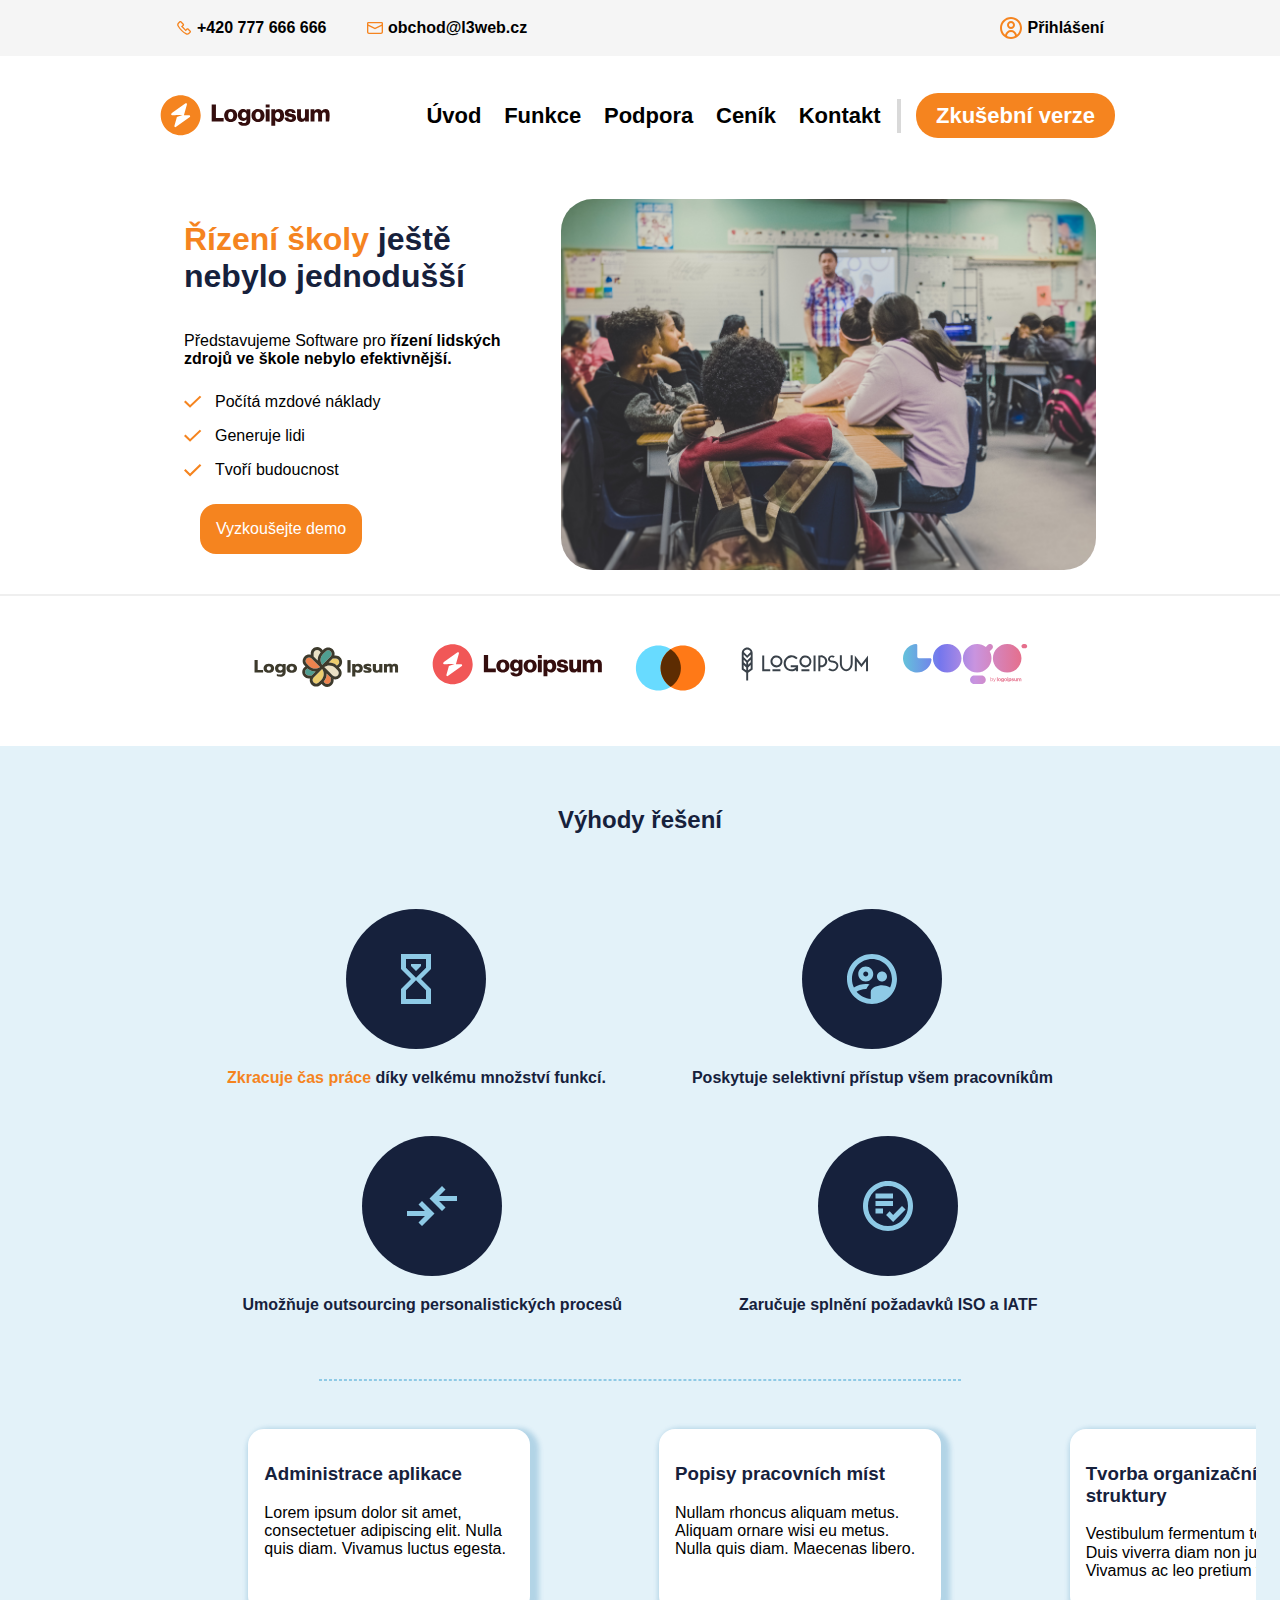
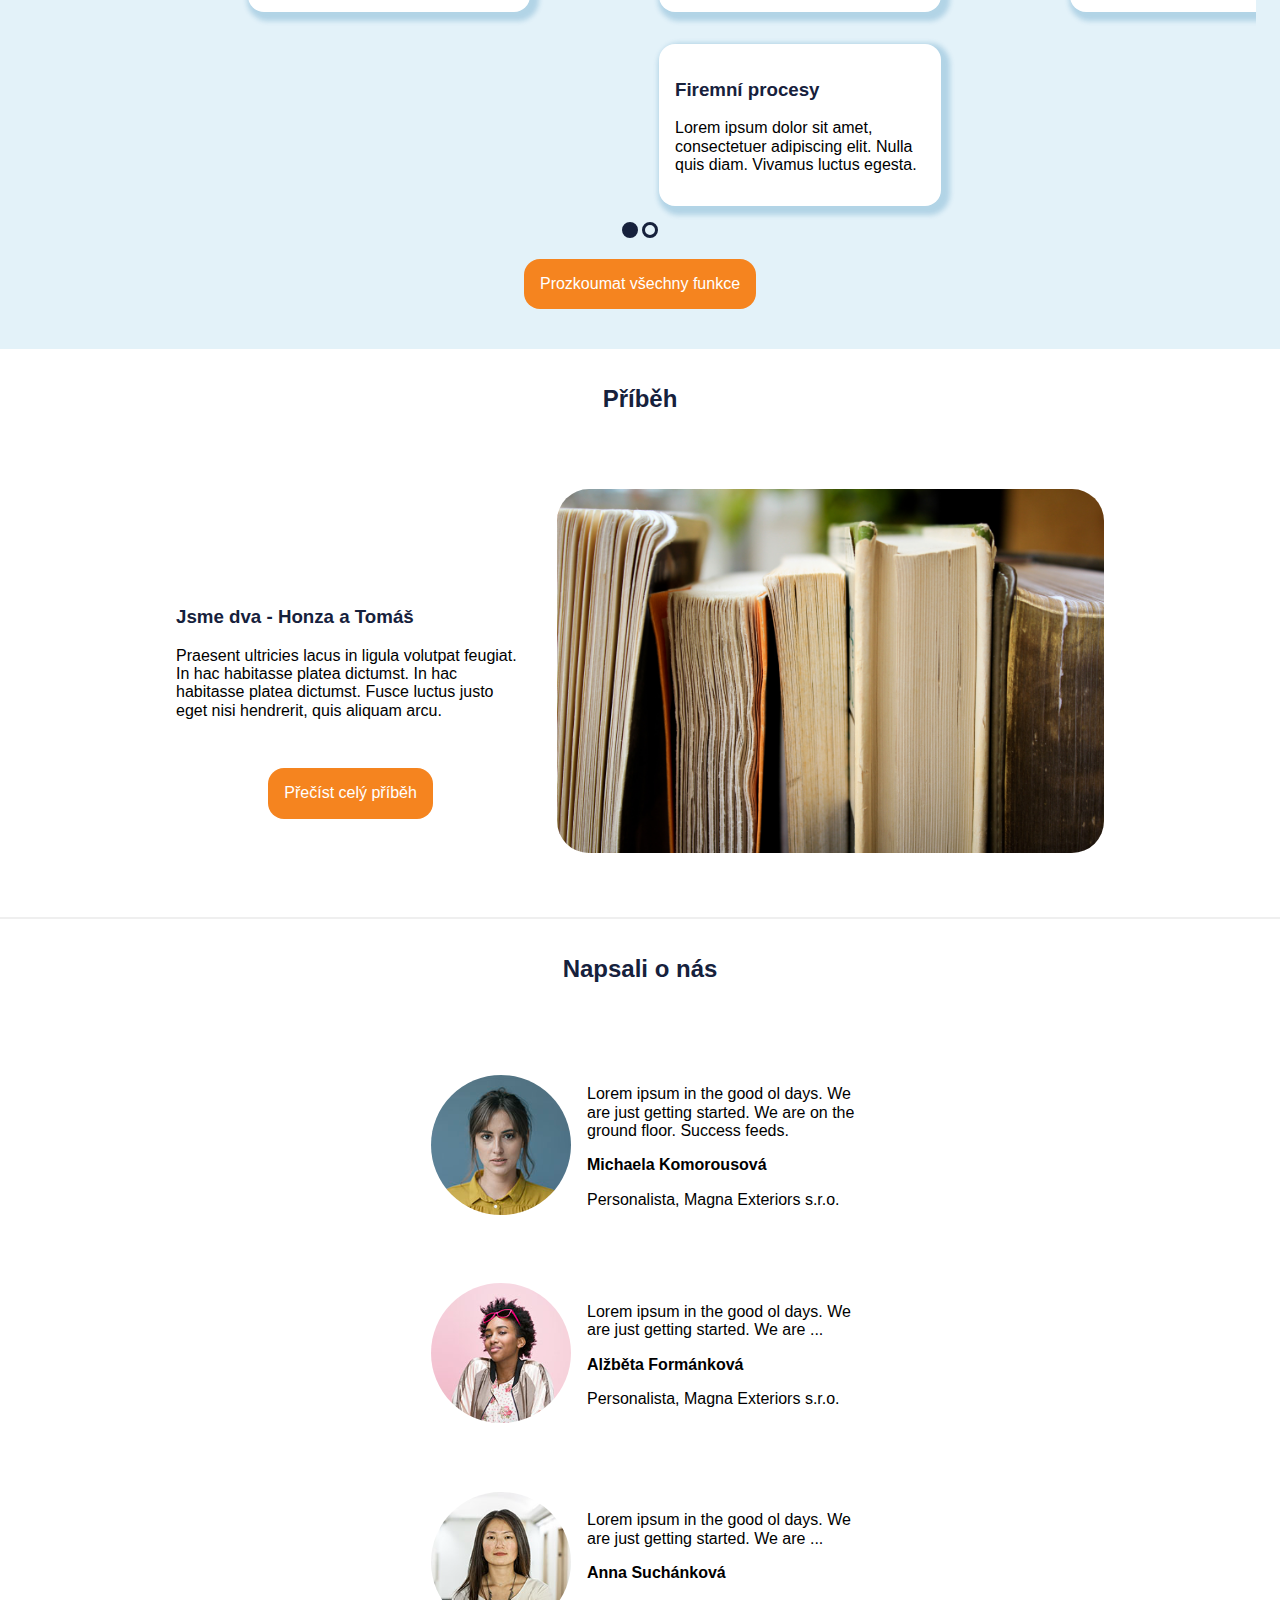
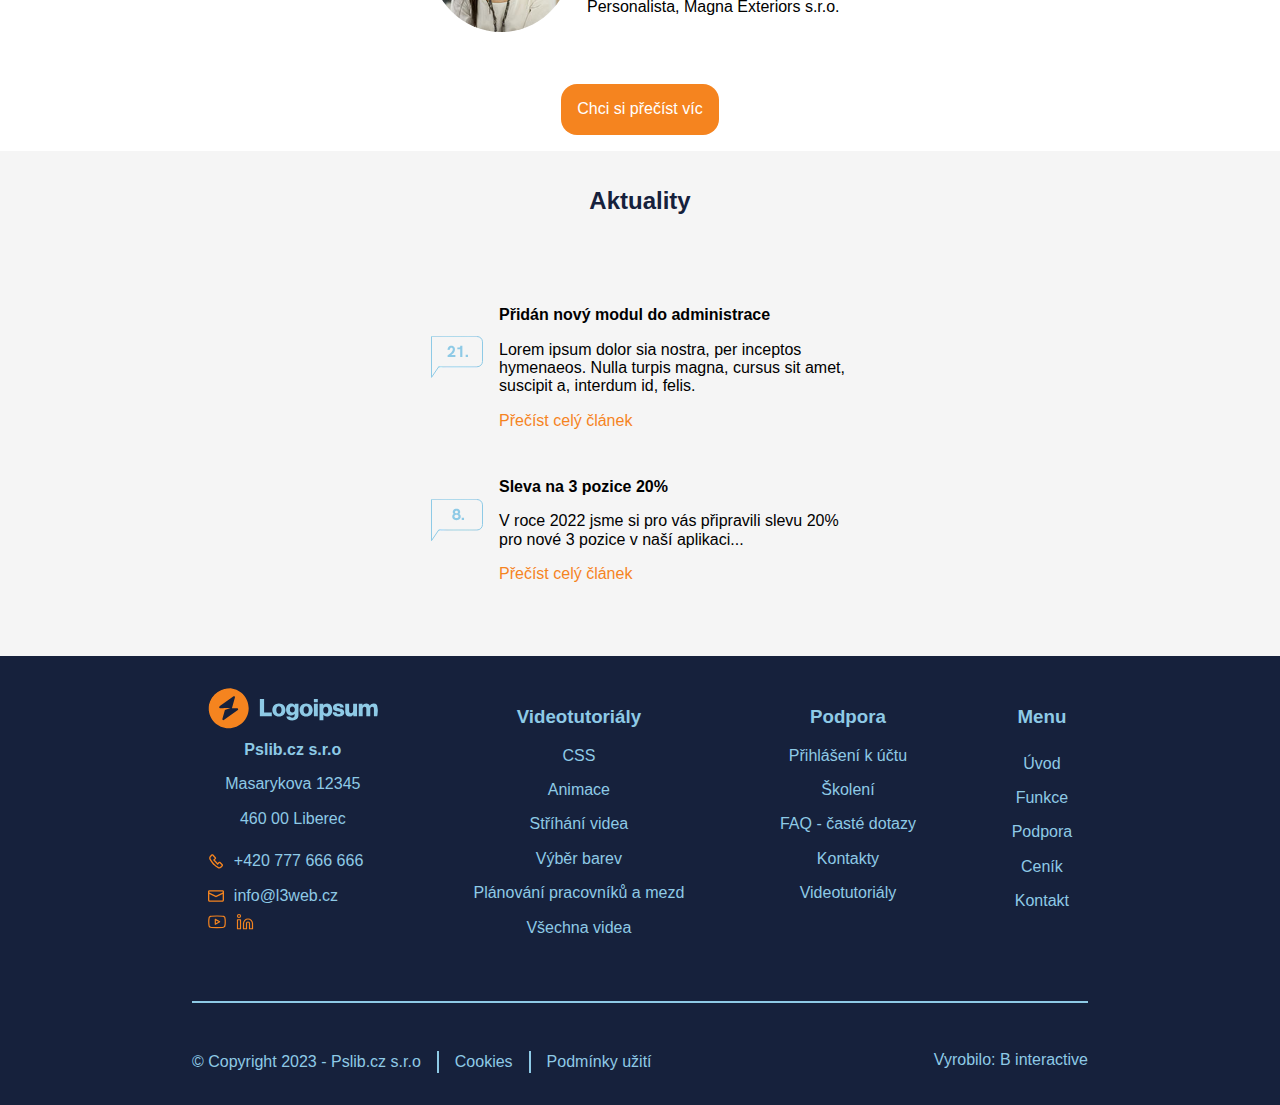
<file: index.html>
<!DOCTYPE html>
<html lang="cs">
<head>
    <meta charset="UTF-8">
    <meta http-equiv="X-UA-Compatible" content="IE=edge">
    <meta name="viewport" content="width=device-width, initial-scale=1.0">
    <link rel="stylesheet" href="./styles/main.css">
    <link rel="stylesheet" href="./styles/normalize.css">
    <link rel="stylesheet" href="./styles/hamburger.css">
    <link rel="stylesheet" href="./styles/style.css">
    <script src="./hamburger.js"></script>
    <title>Logoipsum | Homepage</title>
</head>
<body>
    <header class="header">
        <div class="header__inline">
            <div class="header__kontakt">
                <a href="tel://+420777666666" class="telefon">
                    <img src="./ico/telephone.svg" alt="telefon">
                    <p>+420 777 666 666</p>
                </a>
                <a href="mailto://obchod@l3web.cz" class="posta">
                    <img src="./ico/email.svg" alt="schránka">
                    <p>obchod@l3web.cz</p>
                </a>
            </div>
                <a href="#" class="header__profile">
                    <img src="./ico/Profile.svg" alt="profil">
                    <p class="icon-profile">Přihlášení</p>
                </a>
        </div>
        <div class="header__navigace">
            <div class="hamburger-row">
                <div class="navbar__logoipsum">
                    <a href="./index.html" class="navbar__logo img-responsive header__logo"><img src="./images/Logo-header.svg" alt="Logo Ipsum"></a>
                </div>
                <a href="javascript:void(0)" class="hamburger hamburger-btn hamburger-zone">
                    <span></span>
                    <span></span>
                    <span></span>
                </a>
            </div>
            <nav class="navbar hamburger-nav hamburger-zone">
                <menu class="nav__pages">
                    <li class="nav-item">
                        <a class="nav-link" href="./index.html">Úvod</a>
                    </li>
                    <li class="nav-item">
                        <a class="nav-link" href="./funkce.html">Funkce</a>
                    </li>
                    <li class="nav-item">
                        <a class="nav-link" href="#">Podpora</a>
                    </li>
                    <li class="nav-item">
                        <a class="nav-link" href="#">Ceník</a>
                    </li>
                    <li class="nav-item">
                        <a class="nav-link" href="./kontakt.html">Kontakt</a>
                    </li>
                    <li class="nav__border"></li>
                    <li class="nav-item btn-cta">
                        <a href="#">Zkušební verze</a>
                    </li> 
                </menu>
            </nav>
        </div>
    </header>
    <main>
        <section class="sec1">
           <div class="section1">
                <div class="sec1__check--block">
                    <h1><span class="orange">Řízení školy</span> ještě nebylo jednodušší</h1>
                    <div class="section1__item--text">
                        <p>Představujeme Software pro <b>řízení lidských zdrojů ve škole nebylo efektivnější.</b></p>
                        <div class="sec1__check">
                                    <div class="sec1__check--text">
                                        <div class="check__veci"><img  src="./ico/check.svg" alt="hotovo"><ul><li>Počítá mzdové náklady</li></ul></div>
                                        <div class="check__veci"><img  src="./ico/check.svg" alt="hotovo"><ul><li>Generuje lidi</li></ul></div>
                                        <div class="check__veci"><img  src="./ico/check.svg" alt="hotovo"><ul><li>Tvoří budoucnost</li></ul></div>
                                    </div>
                            <a href="#" class="button">Vyzkoušejte demo</a>
                        </div>
                    </div>
                </div>
                <img class="img-responsive" src="./images/school.jpg" alt="škola">
           </div>
           <div class="sec1__line">
            <span class="sec1--line"></span>
            </div>
            <div class="sec1__sponzori--block">
                <div class="sec1__sponzor">
                    <a href="#"><img src="./images/LogoIpsum1.svg" alt="Sponzor1" class="img-sponzor"></a>
                    <a href="#"><img src="./images/LogoIpsum2.svg" alt="Sponzor2" class="img-sponzor"></a>
                    <a href="#"><img src="./images/LogoIpsum3.svg" alt="Sponzor3" class="img-sponzor"></a>
                    <a href="#"><img src="./images/LogoIpsum4.svg" alt="Sponzor4" class="img-sponzor"></a>
                    <a href="#"><img src="./images/LogoIpsum5.svg" alt="Sponzor5" class="img-sponzor"></a>
                </div>
            </div>
        </section>
        <section class="sec--modra width">
            <h2 class="homepage__h2">Výhody řešení</h2>
            <div class="sec__vyhody">
                <div class="sec__vyhody--hodiny vyhody__item">
                    <img src="./images/hodiny.svg" alt="ikona_hodiny"><p class="sec__vyhody--text"><span class="orange"><b>Zkracuje čas práce</b></span><b> díky velkému množství funkcí.</b></p>
                </div>
                <div class="sec__vyhody--planeta vyhody__item">
                    <img src="./images/planeta.svg" alt="ikona_planeta"><p class="sec__vyhody--text"><b>Poskytuje selektivní přístup všem pracovníkům</b></p>
                </div>
                <div class="sec__vyhody--sipky vyhody__item">
                    <img src="./images/sipky.svg" alt="ikona_sipky"><p class="sec__vyhody--text"><b>Umožňuje outsourcing personalistických procesů</b></p>
                </div>
                <div class="sec__vyhody--seznam vyhody__item">
                    <img src="./images/seznam.svg" alt="ikona_seznam"><p class="sec__vyhody--text"><b>Zaručuje splnění požadavků ISO a IATF</b></p>
                </div>
            </div>
            <div class="sec__vyhody--line">
                <span class="vyhody__line"></span>
            </div>
            <div class="carousel__viewport">
                <div class="sec__vyhody--blocs carousel__slide" id="carousel__slide1">
                    <div class="vyhody__blocs--item">
                        <h3>Administrace aplikace</h3>
                        <p>Lorem ipsum dolor sit amet, consectetuer adipiscing elit. Nulla quis diam. Vivamus luctus egesta.</p>
                    </div>
                    <div class="vyhody__blocs--item">
                        <h3>Popisy pracovních míst</h3>
                        <p>Nullam rhoncus aliquam metus. Aliquam ornare wisi eu metus. Nulla quis diam. Maecenas libero.</p>
                    </div>
                    <div class="vyhody__blocs--item">
                        <h3>Tvorba organizační struktury</h3>
                        <p>Vestibulum fermentum tortor id mi. Duis viverra diam non justo. Vivamus ac leo pretium faucibus.</p>
                    </div>
                    <div class="vyhody__blocs--item">
                        <h3>Firemní procesy</h3>
                        <p>Lorem ipsum dolor sit amet, consectetuer adipiscing elit. Nulla quis diam. Vivamus luctus egesta.</p>
                    </div>
                </div>
                <div class="sec__vyhody--blocs carousel__slide" id="carousel__slide2">
                    <div class="vyhody__blocs--item">
                        <h3>Administrace aplikace</h3>
                        <p>Lorem ipsum dolor sit amet, consectetuer adipiscing elit. Nulla quis diam. Vivamus luctus egesta.</p>
                    </div>
                    <div class="vyhody__blocs--item">
                        <h3>Popisy pracovních míst</h3>
                        <p>Nullam rhoncus aliquam metus. Aliquam ornare wisi eu metus. Nulla quis diam. Maecenas libero.</p>
                    </div>
                    <div class="vyhody__blocs--item">
                        <h3>Tvorba organizační struktury</h3>
                        <p>Vestibulum fermentum tortor id mi. Duis viverra diam non justo. Vivamus ac leo pretium faucibus.</p>
                    </div>
                    <div class="vyhody__blocs--item">
                        <h3>Firemní procesy</h3>
                        <p>Lorem ipsum dolor sit amet, consectetuer adipiscing elit. Nulla quis diam. Vivamus luctus egesta.</p>
                    </div>
                </div>
            </div>
            <div class="carousel__navigation">
                <div class="carousel__navigation--list">
                  <div class="carousel__navigation--item">
                    <a href="#carousel__slide1" class="carousel__navigation--button1"></a>
                  </div>
                  <div class="carousel__navigation--item">
                    <a href="#carousel__slide2" class="carousel__navigation--button2"></a>
                  </div>
                </div>
              </div>
            <div class="sec__btn">
                <a href="#" class="button">Prozkoumat všechny funkce</a>
            </div>
        </section>
        <section class="sec__pribeh">
            <h2 class="homepage__h2">Příběh</h2>
            <div class="pribeh__block">
                <div class="pribeh__item">
                    <div class="sec__pribeh--text">
                        <h3>Jsme dva - Honza a Tomáš</h3>
                        <p>
                            Praesent ultricies lacus in ligula volutpat feugiat. In hac habitasse platea dictumst. In hac habitasse platea dictumst. 
                            Fusce luctus justo eget nisi hendrerit, quis aliquam arcu.
                        </p>
                    </div>
                    <div>
                        <a href="#" class="button">Přečíst celý příběh</a>
                    </div>
                </div>
                <div class="pribeh__knihy">
                    <img class="img-responsive img-knihy" src="./images/books.jpg" alt="knihy">
                </div>
            </div>
            <div class="sec1__line">
                <span class="sec1--line"></span>
            </div>
        </section>
        <section class="o-nas">
            <h2 class="homepage__h2">Napsali o nás</h2>
            <div class="o-nas__block">
                <div class="o-nas__list">
                    <div class="o-nas-list__item">
                        <div class="foto__profil">
                            <img src="./images/profil-michaela.svg" alt="Evropanka-Michaela-Komorousová">
                        </div>
                        <div class="o-nas__text">
                            <p>
                                Lorem ipsum in the good ol days. We are just getting started. We are on the ground floor. Success feeds.
                            </p>
                            <p><b>Michaela Komorousová</b></p>
                            <p>Personalista, Magna Exteriors s.r.o.</p>
                        </div>
                    </div>
                </div>
                <div class="o-nas__list">
                    <div class="o-nas-list__item">
                        <div class="foto__profil">
                            <img src="./images/profil-alzbeta.svg" alt="Černoška-Alžběta-Formánková">
                        </div>
                        <div class="o-nas__text">
                            <p>
                                Lorem ipsum in the good ol days. We are just getting started. We are ...
                            </p>
                            <p><b>Alžběta Formánková</b></p>
                            <p>Personalista, Magna Exteriors s.r.o.</p>
                        </div>
                    </div>
                </div>
                <div class="o-nas__list">
                    <div class="o-nas-list__item">
                        <div class="foto__profil">
                            <img src="./images/profil-anna.svg" alt="Asiatka-Anna-Suchánková">
                        </div>
                        <div class="o-nas__text">
                            <p>
                                Lorem ipsum in the good ol days. We are just getting started. We are ...
                            </p>
                            <p><b>Anna Suchánková</b></p>
                            <p>Personalista, Magna Exteriors s.r.o.</p>
                        </div>
                    </div>
                </div>
            </div>
            <div class="sec__btn">
                <a href="#" class="button">Chci si přečíst víc</a>
            </div>
        </section>
        <section class="sec__aktuality homapage__pozadi--sediva">
            <h2 class="homepage__h2">Aktuality</h2>
            <div class="aktuality__block">
                <div class="o-nas__list">
                    <div class="sec__aktuality--modul">
                        <div class="aktuality__ico">
                            <img src="./ico/bubble21.svg" alt="datum-21.">
                        </div>
                        <div class="sec__aktuality--modul--text">
                            <p><b>Přidán nový modul do administrace</b></p>
                            <p>Lorem ipsum dolor sia nostra, per inceptos hymenaeos. Nulla turpis magna, cursus sit amet, suscipit a, interdum id, felis.</p>
                            <div class="sec__aktuality--vic"><a href="#"><span class="orange">Přečíst celý článek</span></a></div>
                        </div>
                    </div>
                </div>
                <div class="o-nas__list">
                    <div class="sec__aktuality--sleva">
                        <div class="aktuality__ico"><img src="./ico/bubble8.svg" alt="datum-8."></div>
                        <div class="sec__aktuality--sleva--text">
                            <p><b>Sleva na  3 pozice 20%</b></p>
                            <p>V roce 2022 jsme si pro vás připravili slevu 20% pro nové 3 pozice v naší aplikaci...</p>
                            <div class="sec__aktuality--vic"><a href="#"><span class="orange">Přečíst celý článek</span ></a></div>
                        </div>
                    </div>
                </div>
            </div>
        </section>
    </main>
    <footer>
        <div class="footer__block">
            <div class="footer__item">
                <a href="./index.html" class="navbar__logo img-responsive footer__logo"><img src="./images/Logo-footer.svg" alt="Logo Ipsum"></a>
                <a href="https://pslib.cz/" class="footer__item--bold">Pslib.cz s.r.o</a>
                <p>Masarykova 12345</p>
                <p>460 00 Liberec</p>
                <div class="footer__kontakt">
                    <a href="tel://+420777666666" class="footer__a"> <img src="./ico/telephone.svg" alt="telefon"> +420 777 666 666</a>
                    <a href="mailto://info@l3web.cz" class="footer__a"> <img src="./ico/email.svg" alt="posta"> info@l3web.cz</a>
                </div>
                <div class="footer__link">
                    <a href="https://www.youtube.com/@prumkaTV"><img src="./ico/youtube.svg" alt="YouTube"></a>
                    <a href="https://cz.linkedin.com/school/spsse-a-vos-liberec/"><img src="./ico/linkedin.svg" alt="LinkedIn"></a>
                </div>
            </div>
            <div class="footer__item">
                <h3 class="footer__h3">Videotutoriály</h3>
                <a href="#" class="footer__a">CSS</a>
                <a href="#" class="footer__a">Animace</a>
                <a href="#" class="footer__a">Stříhání videa</a>
                <a href="#" class="footer__a">Výběr barev</a>
                <a href="#" class="footer__a">Plánování pracovníků a mezd</a>
                <a href="#" class="footer__a">Všechna videa</a>
            </div>
            <div class="footer__item">
                <h3 class="footer__h3">Podpora</h3>
                <a href="#" class="footer__a">Přihlášení k účtu</a>
                <a href="#" class="footer__a">Školení</a>
                <a href="#" class="footer__a">FAQ - časté dotazy</a>
                <a href="#" class="footer__a">Kontakty</a>
                <a href="#" class="footer__a">Videotutoriály</a>
            </div>
            <div class="footer__item--menu">
                <h3 class="footer__h3">Menu</h3>
                <a class="footer__menu--text" href="./index.html">Úvod</a>
                <a class="footer__menu--text" href="./funkce.html">Funkce</a>
                <a class="footer__menu--text" href="#">Podpora</a>
                <a class="footer__menu--text" href="#">Ceník</a>
                <a class="footer__menu--text" href="./kontakt.html">Kontakt</a>
            </div>
        </div>
        <div class="sec__footer--line">
            <span class="footer__line"></span>
        </div>
        <div class="footer__item--underline">
            <div class="footer__underline--text">
                <a href="https://pslib.cz/" class="footer__a">&copy; Copyright 2023 - Pslib.cz s.r.o</a> 
                <span class="footer__underline--line"></span>
                <a href="#" class="footer__a">Cookies</a>
                <span class="footer__underline--line"></span>
                <a href="#" class="footer__a">Podmínky užití</a>
            </div>
            <a href="https://www.binteractive.cz/" class="footer__a">Vyrobilo: B interactive</a>
        </div>
    </footer>
</body>
</html>
</file>
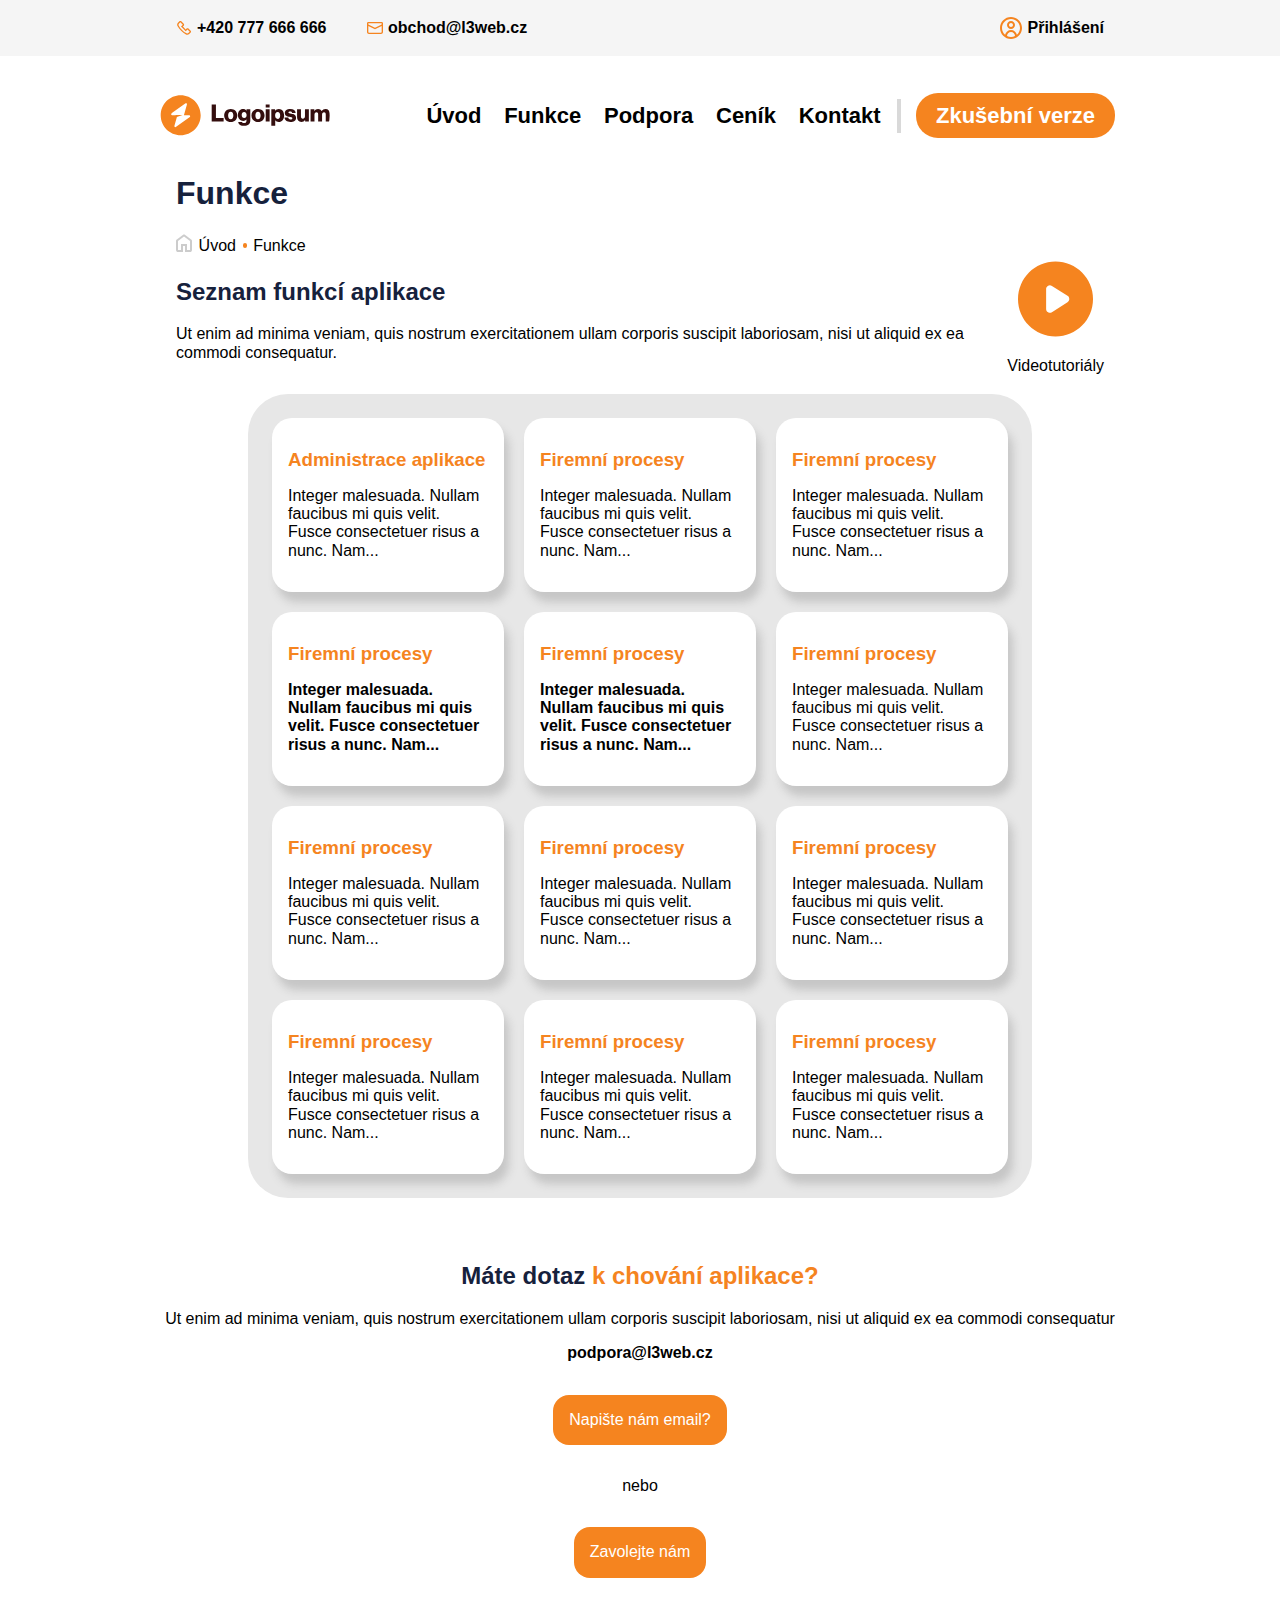
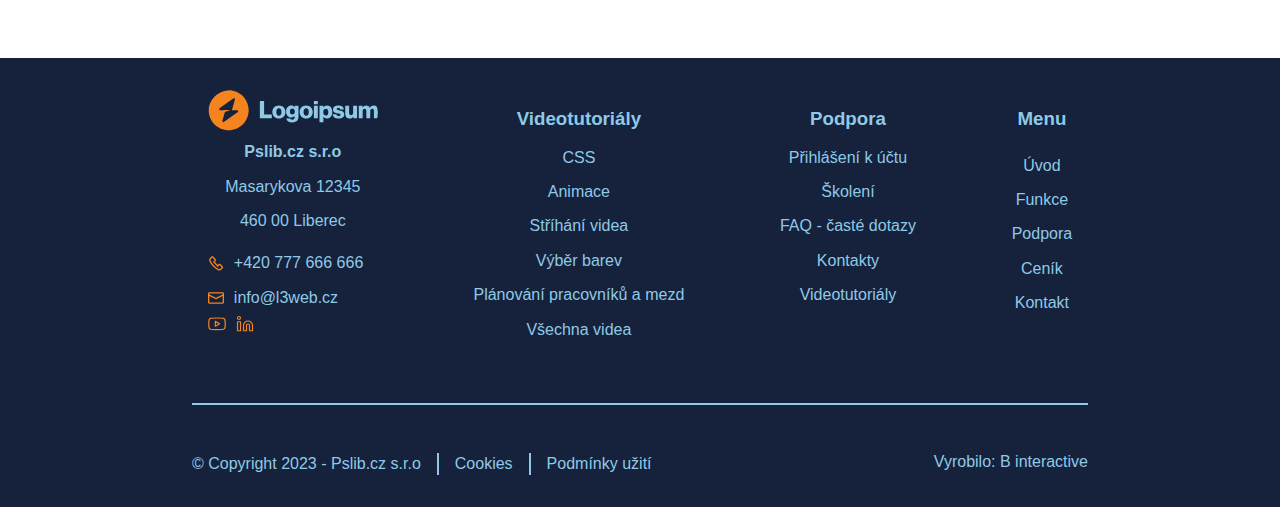
<file: funkce.html>
<!DOCTYPE html>
<html lang="cs">
<head>
    <meta charset="UTF-8">
    <meta http-equiv="X-UA-Compatible" content="IE=edge">
    <meta name="viewport" content="width=device-width, initial-scale=1.0">
    <link rel="stylesheet" href="./styles/main.css">
    <link rel="stylesheet" href="./styles/normalize.css">
    <link rel="stylesheet" href="./styles/hamburger.css">
    <link rel="stylesheet" href="./styles/style.css">
    <script src="./hamburger.js"></script>
    <title>Logoipsum | Funkce</title>
</head>
<body>
    <header class="header">
        <div class="header__inline">
            <div class="header__kontakt">
                <a href="tel://+420777666666" class="telefon">
                    <img src="./ico/telephone.svg" alt="telefon">
                    <p>+420 777 666 666</p>
                </a>
                <a href="mailto://obchod@l3web.cz" class="posta">
                    <img src="./ico/email.svg" alt="schránka">
                    <p>obchod@l3web.cz</p>
                </a>
            </div>
            <a href="#" class="header__profile">
                <img src="./ico/Profile.svg" alt="profil">
                <p class="icon-profile">Přihlášení</p>
            </a>
        </div>
        <div class="header__navigace">
            <div class="hamburger-row">
                <div class="navbar__logoipsum">
                    <a href="./index.html" class="navbar__logo img-responsive header__logo"><img src="./images/Logo-header.svg" alt="Logo Ipsum"></a>
                </div>
                <a href="javascript:void(0)" class="hamburger hamburger-btn hamburger-zone">
                    <span></span>
                    <span></span>
                    <span></span>
                </a>
            </div>
            <nav class="navbar hamburger-nav hamburger-zone">
                <menu class="nav__pages">
                    <li class="nav-item">
                        <a class="nav-link" href="./index.html">Úvod</a>
                    </li>
                    <li class="nav-item">
                        <a class="nav-link" href="./funkce.html">Funkce</a>
                    </li>
                    <li class="nav-item">
                        <a class="nav-link" href="#">Podpora</a>
                    </li>
                    <li class="nav-item">
                        <a class="nav-link" href="#">Ceník</a>
                    </li>
                    <li class="nav-item">
                        <a class="nav-link" href="./kontakt.html">Kontakt</a>
                    </li>
                    <li class="nav__border"></li>
                    <li class="nav-item btn-cta">
                        <a href="#">Zkušební verze</a>
                    </li> 
                </menu>
            </nav>
        </div>
    </header>
    <main>
        <section class="funkce__sec1">
            <h1>Funkce</h1>
            <div class="drobenka">
                <img src="./ico/domek.svg" alt="home">
                <a href="./index.html">Úvod</a>
                <span class="drobenka__span"></span>
                <a href="./funkce.html">Funkce</a>
            </div>
            <div class="funkce__uvod">
                <div class="funkce__uvod--text">
                    <h2>Seznam funkcí aplikace</h2>
                    <p>
                        Ut enim ad minima veniam, quis nostrum exercitationem ullam corporis suscipit laboriosam, nisi ut aliquid ex ea commodi consequatur.
                    </p>
                </div>
                <a href="#" class="Play"><img src="./ico/Play.svg" alt="Play">Videotutoriály</a>
            </div>
        </section>
        <section class="funkce__sec2">
            <div class="funkce__grid funkce__pozadi">
                <div class="grid__procesy">
                    <a href="#" class="procesy__item">
                        <h3 class="orange">Administrace aplikace</h3>
                        <p>Integer malesuada. Nullam faucibus mi quis velit. Fusce consectetuer risus a nunc. Nam...</p>
                        <img class="procesy__item--sipka" src="./ico/hover-sipka.svg" alt="sipka">
                    </a>
                </div>
                <div class="grid__procesy">
                    <a href="#" class="procesy__item">
                        <h3 class="orange">Firemní procesy</h3>
                        <p>Integer malesuada. Nullam faucibus mi quis velit. Fusce consectetuer risus a nunc. Nam...</p>
                        <img class="procesy__item--sipka" src="./ico/hover-sipka.svg" alt="sipka">
                    </a>
                </div>
                <div class="grid__procesy">
                    <a href="#" class="procesy__item">
                        <h3 class="orange">Firemní procesy</h3>
                        <p>Integer malesuada. Nullam faucibus mi quis velit. Fusce consectetuer risus a nunc. Nam...</p>
                        <img class="procesy__item--sipka" src="./ico/hover-sipka.svg" alt="sipka">
                    </a>
                </div>
                <div class="grid__procesy">
                    <a href="#" class="procesy__item">
                        <h3 class="orange">Firemní procesy</h3>
                        <p><b>Integer malesuada. Nullam faucibus mi quis velit. Fusce consectetuer risus a nunc. Nam...</b></p>
                        <img class="procesy__item--sipka" src="./ico/hover-sipka.svg" alt="sipka">
                    </a>
                </div>
                <div class="grid__procesy">
                    <a href="#" class="procesy__item">
                        <h3 class="orange">Firemní procesy</h3>
                        <p><b>Integer malesuada. Nullam faucibus mi quis velit. Fusce consectetuer risus a nunc. Nam...</b></p>
                        <img class="procesy__item--sipka" src="./ico/hover-sipka.svg" alt="sipka">
                    </a>
                </div>
                <div class="grid__procesy">
                    <a href="#" class="procesy__item">
                        <h3 class="orange">Firemní procesy</h3>
                        <p>Integer malesuada. Nullam faucibus mi quis velit. Fusce consectetuer risus a nunc. Nam...</p>
                        <img class="procesy__item--sipka" src="./ico/hover-sipka.svg" alt="sipka">
                    </a>
                </div>
                <div class="grid__procesy">
                    <a href="#" class="procesy__item">
                        <h3 class="orange">Firemní procesy</h3>
                        <p>Integer malesuada. Nullam faucibus mi quis velit. Fusce consectetuer risus a nunc. Nam...</p>
                        <img class="procesy__item--sipka" src="./ico/hover-sipka.svg" alt="sipka">
                    </a>
                </div>
                <div class="grid__procesy">
                    <a href="#" class="procesy__item">
                        <h3 class="orange">Firemní procesy</h3>
                        <p>Integer malesuada. Nullam faucibus mi quis velit. Fusce consectetuer risus a nunc. Nam...</p>
                        <img class="procesy__item--sipka" src="./ico/hover-sipka.svg" alt="sipka">
                    </a>
                </div>
                <div class="grid__procesy">
                    <a href="#" class="procesy__item">
                        <h3 class="orange">Firemní procesy</h3>
                        <p>Integer malesuada. Nullam faucibus mi quis velit. Fusce consectetuer risus a nunc. Nam...</p>
                        <img class="procesy__item--sipka" src="./ico/hover-sipka.svg" alt="sipka">
                    </a>
                </div>
                <div class="grid__procesy">
                    <a href="#" class="procesy__item">
                        <h3 class="orange">Firemní procesy</h3>
                        <p>Integer malesuada. Nullam faucibus mi quis velit. Fusce consectetuer risus a nunc. Nam...</p>
                        <img class="procesy__item--sipka" src="./ico/hover-sipka.svg" alt="sipka">
                    </a>
                </div>
                <div class="grid__procesy">
                    <a href="#" class="procesy__item">
                        <h3 class="orange">Firemní procesy</h3>
                        <p>Integer malesuada. Nullam faucibus mi quis velit. Fusce consectetuer risus a nunc. Nam...</p>
                        <img class="procesy__item--sipka" src="./ico/hover-sipka.svg" alt="sipka">
                    </a>
                </div>
                <div class="grid__procesy">
                    <a href="#" class="procesy__item">
                        <h3 class="orange">Firemní procesy</h3>
                        <p>Integer malesuada. Nullam faucibus mi quis velit. Fusce consectetuer risus a nunc. Nam...</p>
                        <img class="procesy__item--sipka" src="./ico/hover-sipka.svg" alt="sipka">
                    </a>
                </div>
            </div>
        </section>
        <section class="funkce__dotazy">
            <h2>
                Máte dotaz <span class="orange">k chování aplikace?</span>
            </h2>
            <p>Ut enim ad minima veniam, quis nostrum exercitationem ullam corporis suscipit laboriosam, nisi ut aliquid ex ea commodi consequatur</p>
            <p><b>podpora@l3web.cz</b></p>
            <div class="sec__btn"><a href="./kontakt.html" class="button funkce-btn">Napište nám email?</a></div>
            <p>nebo</p>
            <div class="sec__btn"><a href="./kontakt.html" class="button funkce-btn">Zavolejte nám</a></div>
        </section>
    </main>
    <footer>
        <div class="footer__block">
            <div class="footer__item">
                <a href="./index.html" class="navbar__logo img-responsive footer__logo"><img src="./images/Logo-footer.svg" alt="Logo Ipsum"></a>
                <a href="https://pslib.cz/" class="footer__item--bold">Pslib.cz s.r.o</a>
                <p>Masarykova 12345</p>
                <p>460 00 Liberec</p>
                <div class="footer__kontakt">
                    <a href="tel://+420777666666" class="footer__a"> <img src="./ico/telephone.svg" alt="telefon"> +420 777 666 666</a>
                    <a href="mailto://info@l3web.cz" class="footer__a"> <img src="./ico/email.svg" alt="posta"> info@l3web.cz</a>
                </div>
                <div class="footer__link">
                    <a href="https://www.youtube.com/@prumkaTV"><img src="./ico/youtube.svg" alt="YouTube"></a>
                    <a href="https://cz.linkedin.com/school/spsse-a-vos-liberec/"><img src="./ico/linkedin.svg" alt="LinkedIn"></a>
                </div>
            </div>
            <div class="footer__item">
                <h3 class="footer__h3">Videotutoriály</h3>
                <a href="#" class="footer__a">CSS</a>
                <a href="#" class="footer__a">Animace</a>
                <a href="#" class="footer__a">Stříhání videa</a>
                <a href="#" class="footer__a">Výběr barev</a>
                <a href="#" class="footer__a">Plánování pracovníků a mezd</a>
                <a href="#" class="footer__a">Všechna videa</a>
            </div>
            <div class="footer__item">
                <h3 class="footer__h3">Podpora</h3>
                <a href="#" class="footer__a">Přihlášení k účtu</a>
                <a href="#" class="footer__a">Školení</a>
                <a href="#" class="footer__a">FAQ - časté dotazy</a>
                <a href="#" class="footer__a">Kontakty</a>
                <a href="#" class="footer__a">Videotutoriály</a>
            </div>
            <div class="footer__item--menu">
                <h3 class="footer__h3">Menu</h3>
                <a class="footer__menu--text" href="./index.html">Úvod</a>
                <a class="footer__menu--text" href="./funkce.html">Funkce</a>
                <a class="footer__menu--text" href="#">Podpora</a>
                <a class="footer__menu--text" href="#">Ceník</a>
                <a class="footer__menu--text" href="./kontakt.html">Kontakt</a>
            </div>
        </div>
        <div class="sec__footer--line">
            <span class="footer__line"></span>
        </div>
        <div class="footer__item--underline">
            <div class="footer__underline--text">
                <a href="https://pslib.cz/" class="footer__a">&copy; Copyright 2023 - Pslib.cz s.r.o</a> 
                <span class="footer__underline--line"></span>
                <a href="#" class="footer__a">Cookies</a>
                <span class="footer__underline--line"></span>
                <a href="#" class="footer__a">Podmínky užití</a>
            </div>
            <a href="https://www.binteractive.cz/" class="footer__a">Vyrobilo: B interactive</a>
        </div>
    </footer>
</body>
</html>
</file>
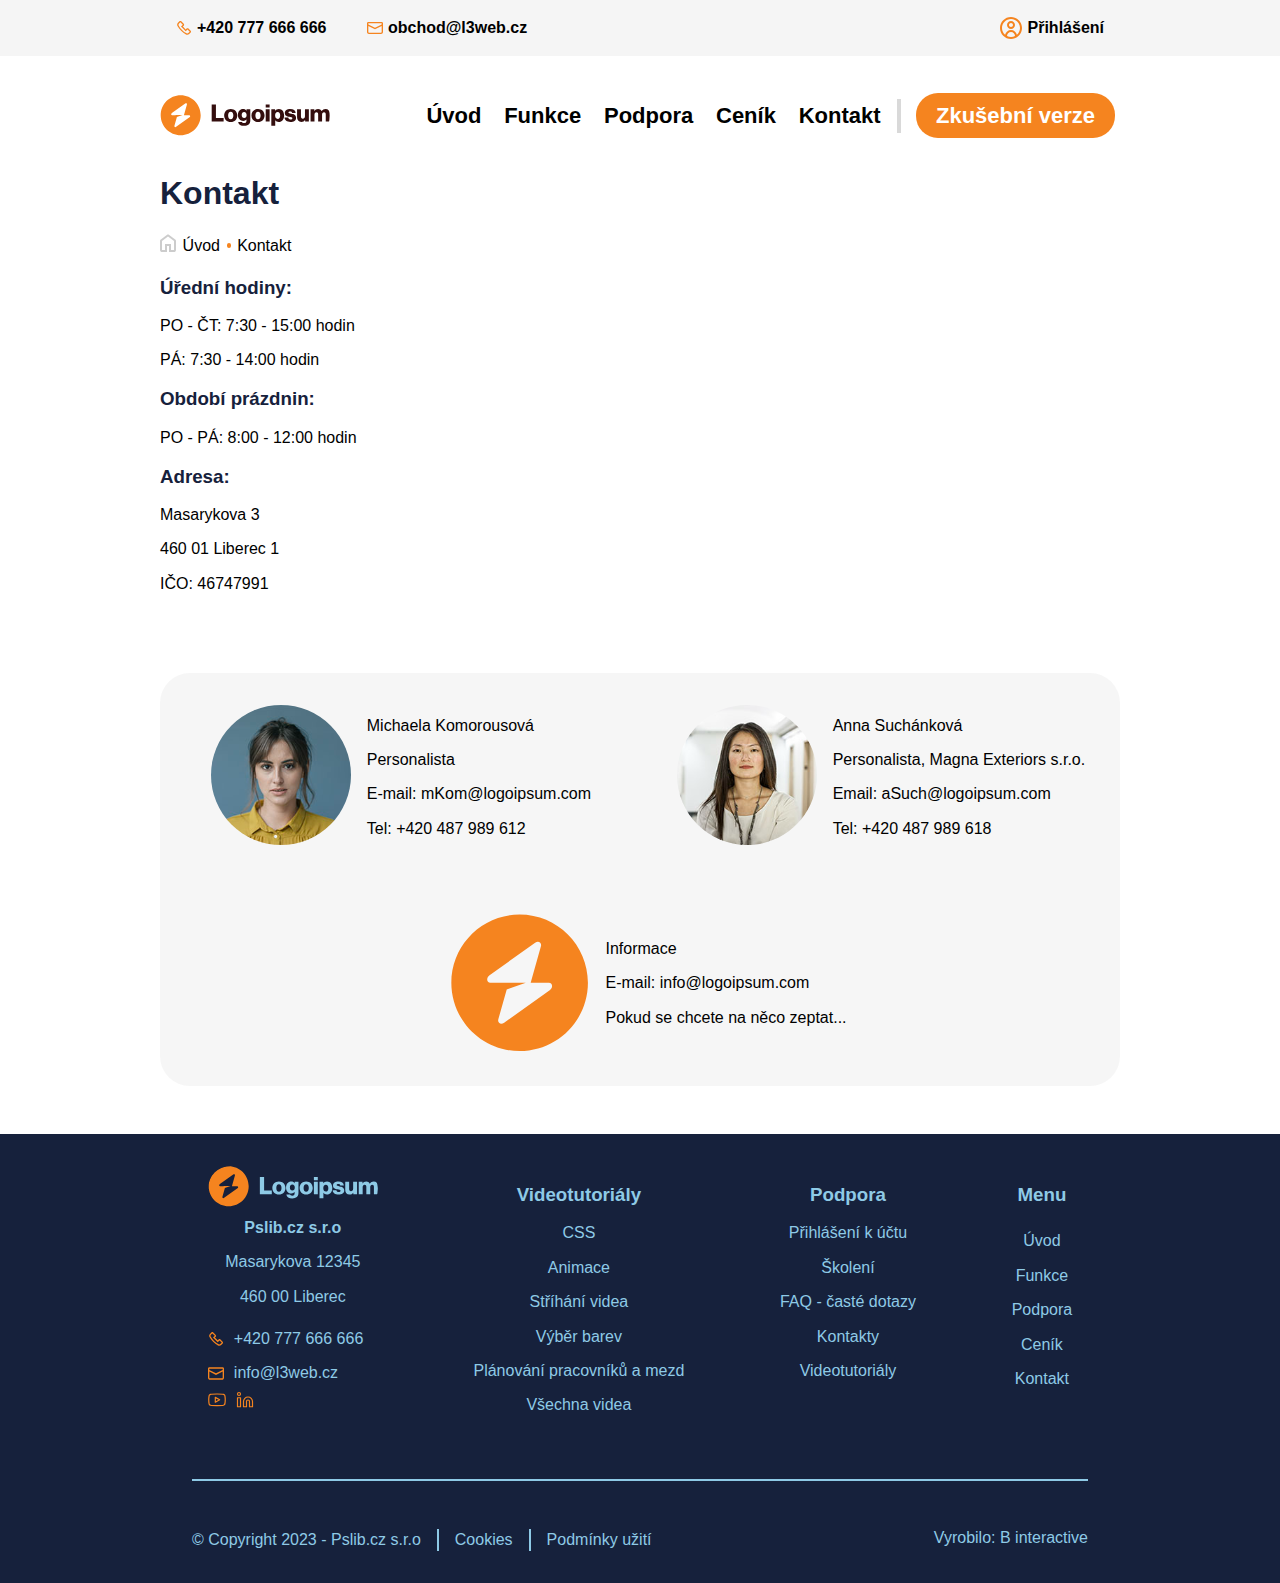
<file: kontakt.html>
<!DOCTYPE html>
<html lang="cs">
<head>
    <meta charset="UTF-8">
    <meta http-equiv="X-UA-Compatible" content="IE=edge">
    <meta name="viewport" content="width=device-width, initial-scale=1.0">
    <link rel="stylesheet" href="./styles/main.css">
    <link rel="stylesheet" href="./styles/normalize.css">
    <link rel="stylesheet" href="./styles/hamburger.css">
    <link rel="stylesheet" href="./styles/style.css">
    <script src="./hamburger.js"></script>
    <title>Logoipsum | Kontakt</title>
</head>
<body>
    <header class="header">
        <div class="header__inline">
            <div class="header__kontakt">
                <a href="tel://+420777666666" class="telefon">
                    <img src="./ico/telephone.svg" alt="telefon">
                    <p>+420 777 666 666</p>
                </a>
                <a href="mailto://obchod@l3web.cz" class="posta">
                    <img src="./ico/email.svg" alt="schránka">
                    <p>obchod@l3web.cz</p>
                </a>
            </div>
                <a href="#" class="header__profile">
                    <img src="./ico/Profile.svg" alt="profil">
                    <p class="icon-profile">Přihlášení</p>
                </a>
        </div>
        <div class="header__navigace">
            <div class="hamburger-row">
                <div class="navbar__logoipsum">
                    <a href="./index.html" class="navbar__logo img-responsive header__logo"><img src="./images/Logo-header.svg" alt="Logo Ipsum"></a>
                </div>
                <a href="javascript:void(0)" class="hamburger hamburger-btn hamburger-zone">
                    <span></span>
                    <span></span>
                    <span></span>
                </a>
            </div>
            <nav class="navbar hamburger-nav hamburger-zone">
                <menu class="nav__pages">
                    <li class="nav-item">
                        <a class="nav-link" href="./index.html">Úvod</a>
                    </li>
                    <li class="nav-item">
                        <a class="nav-link" href="./funkce.html">Funkce</a>
                    </li>
                    <li class="nav-item">
                        <a class="nav-link" href="#">Podpora</a>
                    </li>
                    <li class="nav-item">
                        <a class="nav-link" href="#">Ceník</a>
                    </li>
                    <li class="nav-item">
                        <a class="nav-link" href="./kontakt.html">Kontakt</a>
                    </li>
                    <li class="nav__border"></li>
                    <li class="nav-item btn-cta">
                        <a href="#">Zkušební verze</a>
                    </li> 
                </menu>
            </nav>
        </div>
    </header>
    <main>
        <section class="kontakt__sec1">
            <h1>Kontakt</h1>
            <div class="drobenka">
                <img src="./ico/domek.svg" alt="home">
                <a href="./index.html">Úvod</a>
                <span class="drobenka__span"></span>
                <a href="./kontakt.html">Kontakt</a>
            </div>
        </section>
        <section class="kontakt__sec2">
            <div class="kontakt__sec2--text">
                <div>
                    <h3>Úřední hodiny:</h3>
                    <p>PO - ČT: 7:30 - 15:00 hodin</p>
                    <p>PÁ: 7:30 - 14:00 hodin</p>
                    <h3>Období prázdnin:</h3>
                    <p>PO - PÁ: 8:00 - 12:00 hodin</p>
                </div>
                <div>
                    <h3>Adresa:</h3>
                    <p>Masarykova 3</p>
                    <p>460 01 Liberec 1</p>
                    <p>IČO: 46747991</p>
                </div>
            </div>
        <iframe style="border:none" src="https://frame.mapy.cz/s/judofagore" class="mapa"></iframe>
        </section>
        <div class="kontakt__sec3 kontakt__pozadi">
            <div class="kontakt__sec3--block">
                <div class="kontakt__personal--block">
                    <div class="kontakt__personal">
                        <div class="foto__profil">
                            <img src="./images/profil-michaela.svg" alt="Evropanka">
                        </div>
                        <div class="kontakt__personal--text">
                            <p>Michaela Komorousová</p>
                            <p>Personalista</p>
                            <a href="mailto://mKom@logoipsum.com">E-mail: mKom@logoipsum.com</a>
                            <a href="tel://+420487989612">Tel: +420 487 989 612</a>
                        </div>
                    </div>
                </div>
                <div class="kontakt__personal--block">
                    <div class="kontakt__personal">
                        <div class="foto__profil">
                            <img src="./images/profil-anna.svg" alt="Asiatka">
                        </div>
                        <div class="kontakt__personal--text">
                            <p>Anna Suchánková</p>
                            <p>Personalista, Magna Exteriors s.r.o.</p>
                            <a href="mailto://aSuch@logoipsum.com">Email: aSuch@logoipsum.com</a>
                            <a href="tel://+420487989618">Tel: +420 487 989 618</a>
                        </div>
                    </div>
                </div>
                <div class="kontakt__personal--block">
                    <div class="kontakt__personal">
                        <img src="./ico/Logo.svg" alt="Logo" class="foto__logo">
                        <div class="kontakt__personal--text">
                            <p>Informace</p>
                            <a href="mailto://info@logoipsum.com">E-mail: info@logoipsum.com</a>
                            <p>Pokud se chcete na něco zeptat...</p>
                        </div>
                    </div>
                </div>
            </div>
        </div>
    </main>
    <footer>
        <div class="footer__block">
            <div class="footer__item">
                <a href="./index.html" class="navbar__logo img-responsive footer__logo"><img src="./images/Logo-footer.svg" alt="Logo Ipsum"></a>
                <a href="https://pslib.cz/" class="footer__item--bold">Pslib.cz s.r.o</a>
                <p>Masarykova 12345</p>
                <p>460 00 Liberec</p>
                <div class="footer__kontakt">
                    <a href="tel://+420777666666" class="footer__a"> <img src="./ico/telephone.svg" alt="telefon"> +420 777 666 666</a>
                    <a href="mailto://info@l3web.cz" class="footer__a"> <img src="./ico/email.svg" alt="posta"> info@l3web.cz</a>
                </div>
                <div class="footer__link">
                    <a href="https://www.youtube.com/@prumkaTV"><img src="./ico/youtube.svg" alt="YouTube"></a>
                    <a href="https://cz.linkedin.com/school/spsse-a-vos-liberec/"><img src="./ico/linkedin.svg" alt="LinkedIn"></a>
                </div>
            </div>
            <div class="footer__item">
                <h3 class="footer__h3">Videotutoriály</h3>
                <a href="#" class="footer__a">CSS</a>
                <a href="#" class="footer__a">Animace</a>
                <a href="#" class="footer__a">Stříhání videa</a>
                <a href="#" class="footer__a">Výběr barev</a>
                <a href="#" class="footer__a">Plánování pracovníků a mezd</a>
                <a href="#" class="footer__a">Všechna videa</a>
            </div>
            <div class="footer__item">
                <h3 class="footer__h3">Podpora</h3>
                <a href="#" class="footer__a">Přihlášení k účtu</a>
                <a href="#" class="footer__a">Školení</a>
                <a href="#" class="footer__a">FAQ - časté dotazy</a>
                <a href="#" class="footer__a">Kontakty</a>
                <a href="#" class="footer__a">Videotutoriály</a>
            </div>
            <div class="footer__item--menu">
                <h3 class="footer__h3">Menu</h3>
                <a class="footer__menu--text" href="./index.html">Úvod</a>
                <a class="footer__menu--text" href="./funkce.html">Funkce</a>
                <a class="footer__menu--text" href="#">Podpora</a>
                <a class="footer__menu--text" href="#">Ceník</a>
                <a class="footer__menu--text" href="./kontakt.html">Kontakt</a>
            </div>
        </div>
        <div class="sec__footer--line">
            <span class="footer__line"></span>
        </div>
        <div class="footer__item--underline">
            <div class="footer__underline--text">
                <a href="https://pslib.cz/" class="footer__a">&copy; Copyright 2023 - Pslib.cz s.r.o</a> 
                <span class="footer__underline--line"></span>
                <a href="#" class="footer__a">Cookies</a>
                <span class="footer__underline--line"></span>
                <a href="#" class="footer__a">Podmínky užití</a>
            </div>
            <a href="https://www.binteractive.cz/" class="footer__a">Vyrobilo: B interactive</a>
        </div>
    </footer>
</body>
</html>
</file>
<file: styles/main.css>
:root{
    --tmavaModra: #16213C;
    --svetlaModra: #8ECAE6;
    --pismoModra: #2D4275;
    --Orange: #F5841F;
    --tmavaOrange: #ED834E;
    --svetlaOrange: #FF7917;
    --Hneda: #340E0E;
    --Cerna: #000000;
    --Bila: #FFFFFF;
    --Seda: #D9D9D9;
    --svetlaSeda: #EFEFEF;
    --Sediva: #E7E7E7;
    --svetlaSediva: #F5F5F5;
}

html{
    font-family: 'Hanken Grotesk', sans-serif;
}

a {
    text-decoration: none;
}

.orange{
    color: var(--Orange);
}

li{
    display: block;
}

h1, h2, h3{
    color: var(--tmavaModra)
}

.img-responsive{
    display: block;
    width: 100%;
    object-fit: cover;
    max-width: 700px;
    margin: 0;
    padding: 0;
    border-radius: 32px;
    overflow: hidden;
}

.button{
    display: inline-block;
    background-color: var(--Orange);
    border-radius: 1em;
    color: var(--Bila);
    padding: 1em;
    width: fit-content;
    text-align: center;
    justify-content: center;
    margin: 1em;
}

.button:hover {
    border-radius: 1em;
    border: 5px solid var(--Orange);
    background-color: var(--Bila);
    color: var(--Orange);
    font-weight: bold;
    padding: 0.7em;
}

.sec__btn{
    display: flex;
    justify-content: center;
}

.drobenka{
    display: flex;
    align-items: center;
    gap: 5px;
}

.drobenka a{
    color: var(--Cerna);
    padding: 0.1em;
}

.drobenka img{
    padding-bottom: 0.4em;
}

.drobenka__span{
    display: inline-flex;
    border: 2px solid var(--Orange);
    height: 1px;
    border-radius: 2px;
}

.foto__profil{
    margin: 1em;
}
/*HEADER*/

.header__inline{
    display: flex;
    font-family: 'Hanken Grotesk', sans-serif;
    justify-content: space-between;
    padding: 1em;
    background-color: var(--svetlaSediva);
}

.header__kontakt{
    gap: 20px;
}

.header__kontakt img{
    width: 100%;
}

.header__inline p {
    display: none;
}

.telefon, .posta, .header__profile, .header__kontakt{
    display: flex;
    align-items: center;
    align-self: center;
}

/*NAVIGACE*/

.navbar__logo{
    max-width: 185px;
}

.header__logo{
    padding-top: 0.2em;
}

.nav-link{
    color: var(--Cerna);
    font-size: 22px;
    font-weight: bold;
    text-align: center;
}

.telefon, .posta, .header__profile{
    gap: 5px;
    color: var(--Cerna);
    font-weight: bold;
}

.navbar{
    position: absolute;
    width: 100%;
    transition: 1s;
}

.nav-item{
    display: block;
    text-align: center;
    border-bottom: 2px solid var(--tmavaModra);
    padding: 0.5em 0;
    width: 100%;
}

/*HOMEPAGE*/

.sec1__check{
    display: flex;
    align-items: center;
    justify-content: space-between;
}

.sec1__check--text ul{
    padding: 0.5em 0.5em ;
    margin: 0;
}

.section1{
    display: flex;
    justify-content: space-around;
    flex-direction: column;
    margin: 1em;
    padding: 1.5em;
}

.sec1__h1{
    display: flex;
    flex-direction: row-reverse;
}

.section1__item--text{
    padding: 0;
    margin: 0 0 1.5em 0;
}

.homepage__h2{
    text-align: center;
    padding: 1.5em;
    margin: 0;
    margin-bottom: 1em;
}

.check__veci{
    display: flex;
    gap: 5px;
}

.sec1--line{
    display: flex;
    border: 1px solid var(--svetlaSeda);
}

.sec1__sponzori--block{
    display: flex;
    justify-content: space-around;
}

.sec1__sponzor{
    display: flex;
    justify-content: center;
    flex-wrap: wrap;
    margin: 2em 0;
}

.img-sponzor{
    object-fit: contain;
    max-width: 250px;
    margin: 1em;
}

.img-sponzor:hover{
    transform: scale(1.1);
    transition: 0.5s;
}

.sec__vyhody{
    display: flex;
    text-align: center;
    flex-wrap: wrap;
    justify-content: center;
}

.sec__vyhody--blocs{
    display: flex;
    flex-wrap: wrap;
    justify-content: space-around;
}

.vyhody__blocs--item{
    background-color: var(--Bila);
    border-radius: 1em;
    max-width: 250px;
    margin: 1em;
    padding: 1em;
    box-shadow: 4px 4px 5px 5px #0d6da53a;
}

.sec__vyhody--text{
    color: var(--tmavaModra)
}

/*CAROUSEL*/

.carousel__viewport::-webkit-scrollbar {
    width: 0;
  }
  
  .carousel__viewport {
    display: flex;
    overflow-x: scroll;
    scroll-behavior: smooth;
  }
  
  .carousel__slide {
    position: relative;
    flex: 0 0 100%;
  }

  /*TECKY*/

  .carousel__navigation {
    display: flex;
    justify-content: center;
  }
  
  .carousel__navigation--item {
    display: inline-block;
  }

.carousel__navigation--list{
    position: relative;
}

  .carousel__navigation--button1{
    display: inline-block;
    width: 10px;
    height: 10px;
    background-color: var(--tmavaModra);
    border-radius: 50%;
    border: 3px solid var(--tmavaModra);
  }

  .carousel__navigation--button2{
    display: inline-block;
    width: 10px;
    height: 10px;
    background-color: inherit;
    border-radius: 50%;
    border: 3px solid var(--tmavaModra);
}

.carousel__navigation--button1:hover, .carousel__navigation--button2:hover{
    transform: scale(1.2);
    transition: 500ms;
}

.pribeh__block{
    display: flex;
    flex-direction: column;
}

.pribeh__item{
    display: flex;
    flex-direction: column;
    margin-top: 1em;
    align-items: center;
}

.sec__pribeh--text{
    max-width: 450px;
    padding: 1em;
}

.pribeh__knihy{
    display: flex;
    justify-content: center;
    margin-bottom: 3em;
}

.img-knihy{
    margin: 1em;
}

.o-nas__list{
    display: flex;
    justify-content: center;
}

.o-nas__block{
    display: flex;
    justify-content: space-around;
    flex-wrap: wrap;
}

.o-nas-list__item{
    display: flex;
    margin: 1em;
    align-items: center;
    max-width: 450px;
}

.aktuality__block{
    display: flex;
    justify-content: space-around;
    flex-wrap: wrap;
    margin-bottom: 1em;
}

.sec__aktuality{
    display: flex;
    justify-content: center;
    flex-direction: column;
    padding-bottom: 3.5em;
}

.sec__aktuality--modul, .sec__aktuality--sleva{
    display: flex;
    margin: 1em;
    align-items: center;
    max-width: 450px;
}

.aktuality__ico{
    margin: 1em;
}

.sec__aktuality--vic{
    display: flex;
    justify-content: start;
}

.homapage__pozadi--sediva{
    background-color: var(--svetlaSediva);
}

.sec--modra{
    background-color: #8ecae63f;
    padding: 1.5em;
}

.aktuality__text--hide{
    position: absolute;
}

/*FUNKCE*/

.funkce__sec1{
    padding: 0 1em 1em;
}

.funkce__sec2{
    display: flex;
    justify-content: center;
}

.funkce__grid{
    display: grid;
    grid-template-columns: 1fr;
    justify-content: center;
    padding: 1.5em;
    gap: 20px;
    margin: 1em;
}

.funkce__grid:has(.grid__procesy:hover) .procesy__item{
    filter: blur(2px);
}

.funkce__grid .grid__procesy:hover .procesy__item{
    filter: blur(0);
    z-index: 2;
}

.grid__procesy{
    display: flex;
    justify-content: center;
}

.procesy__item{
    max-width: 200px;
    background-color: var(--Bila);
    border-radius: 20px;
    padding: 1em;
    color: var(--Cerna);
    box-shadow: 5px 10px 8px #7a7a7a4d;
}

.procesy__item h3{
    margin: 0.8em 0;
}

.procesy__item:hover{
    transform: scale(1.09);
    box-shadow: 5px 10px 8px #d4850d4d;
    transition: 300ms;
}

.procesy__item:hover h3{
    color: var(--pismoModra);
}

.procesy__item--sipka{
    position: absolute;
    bottom: -18px;
    right: 20px;
    visibility: hidden;
    
}

.procesy__item:hover .procesy__item--sipka{
    visibility: visible;
}

.funkce__pozadi {
    display: grid;
    justify-content: center;
    background-color: var(--Sediva);
    border-radius: 40px;
    width: fit-content;
}

.funkce__uvod{
    display: flex;
    align-items: center;
    justify-content: space-between;
}

.Play{
    display: flex;
    flex-direction: column;
    color: var(--Cerna);
    align-items: center;
    gap: 20px;
}

.Play:hover{
    transform: translateY(-10px) scale(1.09);
    transition: 300ms;
}

.funkce__dotazy{
    margin: 5em 1em;
    text-align: center;
}

.funkce-btn{
    max-width: 200px;
    position: relative;
}

/*KONTAKT*/

.kontakt__pozadi{
    background-color: #e7e7e762;
    margin: 3em 0 3em 0;
}

.kontakt__sec1 {
    margin: 2em;
}

.kontakt__sec2--text{
    margin: 2em 4em;
}

.mapa{
    width: 100%;
    height: 400px;
}

.kontakt__personal{
    display: flex;
    justify-content: center;
    margin: 1em;
    align-items: center;
    max-width: 450px;
}

.kontakt__personal--block{
    display: flex;
    justify-content: center;
}

.foto__logo{
    width: 140px;
    margin: 1em;
}

.kontakt__sec3{
    display: flex;
    justify-content: center;
}

.kontakt__sec3--block{
    display: flex;
    justify-content: space-around;
    flex-wrap: wrap;
}

.kontakt__personal--text a{
    display: block;
    color: var(--Cerna);
    margin-bottom: 1em;
}

/*FOOTER*/

footer{
    background-color:  var(--tmavaModra);
    color: var(--svetlaModra);
    padding: 1em 0 1em 0;
}

.footer__block{
    display: flex;
    justify-content: space-around;
    flex-wrap: wrap;
}

.footer__item{
    text-align: center;
    padding: 1em;
}

.footer__logo{
    margin-bottom: 0.5em;
}

.footer__item a {
    color: var(--svetlaModra);
}

.footer__h3{
    color: var(--svetlaModra);
}

.footer__item--menu{
    display: flex;
    flex-direction: column;
    text-align: center;
    padding: 1em;
}

.footer__item--bold{
    display: block;
    font-weight: bold;
}

.footer__menu--text{
    margin: 0.5em 0;
    color: var(--svetlaModra);
}

.footer__item--underline{
    text-align: center;
}

.footer__underline--text{
    display: flex;
    justify-content: space-around;
    align-items: center;
    margin: 0 1em;
}

.footer__underline--line{
    display: flex;
    border: 0.5px solid  var(--svetlaModra);
    align-self: center;
    height: 20px;
    margin: 1em;
}

.footer__line{
    display: flex;
    border: 1px solid var(--svetlaModra);
}

.sec__footer--line{
    margin: 2em;
}

.footer__kontakt{
    display: flex;
    flex-direction: column;
}

.footer__kontakt a {
    display: flex;
    justify-content: flex-start;
    margin: 0.5em 0;
    gap: 10px;
}

.footer__a{
    display: block;
    color: var(--svetlaModra);
    margin: 1em 0;
}

.footer__link{
    display: flex;
    justify-content: left;
    gap: 10px;
}

/*MEDIAQ*/

@media screen and (min-width: 768px){
/*Q-HEADER*/

    .header__inline p {
        display: inline;
        margin: 0;
    }

    .header__kontakt p {
        min-width: 150px;
    }

/*Q-NAVIGACE*/

    .header__navigace{
        display: flex;
        align-items: center;
        margin: 2em 1em;
        justify-content: space-between;
    }

    .navbar{
        display: flex;
        position: relative;
        justify-content: space-between;
        transition: none;
        right: 0;
        justify-content: space-between;
        max-width: 700px;
    }

    .nav__pages{
        display: flex;
        align-items: center;
        width: 100%;
        justify-content: space-between;
    }

    .nav__border{
        border: 2px solid  var(--Seda);
        align-self: center;
        height: 30px;
    }

    .nav-item{
        display: flex;
        padding: 0.4em;
        border: none;
        justify-content: space-between;
        width: auto;
    }

    .nav-item:hover{
        border-bottom: 5px solid var(--Orange);
        padding-top: 0.4em;
    }
    
/*Q-HOMEPAGE*/

    .section1{
        display: flex;
        flex-wrap: nowrap;
        flex-direction: row;
        justify-content: space-around;
    }

    .sec1__check--block{
        display: flex;
        flex-direction: column;
        justify-content: space-evenly;
        margin-right: 2em;
    }

    .sec1__check{
        display: flex;
        flex-direction: column;
        align-items: start;
    }

    .section1__item--text{
        padding: 0;
        margin: 0;
    }

    .sec__vyhody{
        display: flex;
        justify-content: space-around;
    }

    .vyhody__item{
        margin: 1em;
    }

    .sec__vyhody--line{
        display: flex;
        justify-content: center;
        margin: 2em;
    }

    .vyhody__line{
        border: 1px dashed var(--svetlaModra);
        width: 40em;
    }

    .pribeh__block{
        display: flex;
        flex-direction: row;
        justify-content: center;
    }

    .pribeh__item{
        display: flex;
        flex-direction: column;
        justify-content: center;
    }

/*Q-FUNKCE*/

    .funkce__grid{
        display: grid;
        grid-template-columns: 1fr 1fr;
    }

    .funkce__dotazy{
        margin: 4em 2em;
    }

/*Q-KONTAKT*/

    .kontakt__sec3{
        margin: auto auto 3em auto;
    }

    .kontakt__sec2{
        display: flex;
        justify-content: space-between;
        gap: 50px;
        padding: 0 0 4em 0;
    }

    .kontakt__sec2--text{
        margin: 0;
        min-width: 200px;
    }

    .mapa{
        max-height: 350px;
    }

    .kontakt__pozadi{
        border-radius: 30px;
    }

/*Q-FOOTER*/

    .footer__item--underline{
        display: flex;
        justify-content: space-between;
        margin: 2em;
    }

    .footer__underline--text{
        display: flex;
        justify-content: space-between;
    }

    .footer__underline--line{
        border: 0.5px solid  var(--svetlaModra);
        align-self: center;
        height: 20px;
        margin: 1em;
    }
    .sec__footer--line{
        display: flex;
        justify-content: center;
        margin: 2em;
    }
    .footer__line{
        width: 100%;
    }
}

/*FUNKCE - GRID - TEBLET*/

@media screen and (min-width: 961px){

    .header__kontakt{
        margin-left: 10em;
    }

    .header__profile{
        margin-right: 10em;
    }

    .header__navigace{
        margin: 2em 10em 2em 10em;
    }

    .section1{
        margin: auto 10em auto 10em;
    }

    .sec__vyhody{
        margin: auto 10em auto 10em;
    }

    .sec__vyhody--blocs{
        margin: auto 10em auto 10em;
    }

    .pribeh__block{
        margin: auto 10em auto 10em;
    }

    .o-nas__block{
        margin: auto 10em auto 10em;
    }

    .aktuality__block{
        margin: auto 10em auto 10em;
    }

    .funkce__sec1{
        margin: auto 10em auto 10em;
    }

    .funkce__grid{
        display: grid;
        grid-template-columns: 1fr 1fr 1fr;
        margin: auto 10em auto 10em;
    }

    .funkce__dotazy{
        margin: 4em 10em 4em 10em;
    }
    
    .kontakt__sec1, .kontakt__sec2{
        margin: auto 10em auto 10em;
    }

    .kontakt__sec3{
        margin: auto 10em 3em 10em;
    }

    .footer__item--underline{
        margin: auto 12em auto 11em;
    }

    .footer__line{
        margin: auto 10em auto 10em;
    }
    .footer__block{
            margin: auto 10em auto 10em;
        }
}

/*FUNKCE - GRID - DESKTOP*/

@media screen and (min-width: 1281px){

    .funkce__grid{
        display: grid;
        grid-template-columns: 1fr 1fr 1fr 1fr;
    }
}

@media screen and (min-width: 1435px){

    .funkce__sec2{
        margin: 5em 0 6em 0;
        position: relative;
        transform: scale(1.2);
    }
}
</file>
<file: styles/hamburger.css>
:root{
    --Cerna: #000000;
}

.hamburger {
    --rotate-time: .15s;
    --move-time: .1s;
}

.hamburger {
    width: 60px;
    height: 45px;
    position: relative;
}
  
.hamburger span {
    position: absolute;
    height: 9px;
    width: 100%;
    background: var(--Cerna);
    left: 0;
}

.hamburger span:nth-child(1) { 
    top: 0px; 
}
.hamburger span:nth-child(2) { 
    top: 18px;
    transition: .5s;
}
  
.hamburger span:nth-child(3) { 
    bottom: 0px; 
}

.hamburger-nav {
    transform: scaleY(0);
    transition: .5s;
    transform-origin: top;
}


@media screen and (max-width: 768px) { 
    .hamburger.active span {
        transform: translateY(0px);
    }

    .hamburger-nav.active {
        transform: scaleY(1);
    }

    .hamburger.active span:nth-child(1){
        transform: translateY(18px) rotate(45deg);
    }

    .hamburger.active span:nth-child(2){
        transform: translateX(200%);
        transition: .5s;
        overflow: hidden;
    }

    .hamburger.active span:nth-child(3){
        transform: translateY(-18px) rotate(-45deg);
    }
}
</file>
<file: styles/style.css>
:root{
    --tmavaModra: #16213C;
    --Orange: #F5841F;
    --Cerna: #000000;
    --Bila: #FFFFFF;
}

.hamburger {
    display: block;
}

.hamburger-nav {
    background-color: var(--Orange);
    border-top: 2px solid var(--tmavaModra);
}

.hamburger-nav a:hover {
    color: var(--Bila);
}

.hamburger-row {
    padding: 1em;
    display: flex;
    justify-content: space-between;
    color: var(--Cerna);
    flex-wrap: nowrap;
    align-items: center;
}
.hamburger-nav menu {
    margin: 0;
    padding: 0;
}

.btn-cta {
    display: inline-block;
    background-color: var(--tmavaModra); 
    font-size: 22px;
    font-weight: bold;
    border-top: 0;
}

.btn-cta > a {
    color: var(--Orange);
}

@media screen and (min-width: 768px) {
    .hamburger-btn {
        display: none;
    }

    .hamburger-nav {
        transform: none;
        background-color: var(--Bila);
        border: none;
    }

    .btn-cta {
        background-color: var(--Orange);
        border-radius: 1em;
        padding: 10px 20px;
        margin: 5px;
    }
    
    .btn-cta:hover{
        border: 5px solid var(--Orange);
        background-color: var(--Bila);
        font-weight: bold;
        padding: 5px 15px;
        color: var(--Cerna);
    }
    
    .btn-cta > a {
        color: var(--Bila);
    }

    .hamburger-nav a:hover {
        color: var(--Cerna);
    }

    .hamburger-row {
        display: flex;
        justify-content: space-between;
        color: var(--Cerna);
        align-content: center;
        padding: 0;
    }
}
</file>
